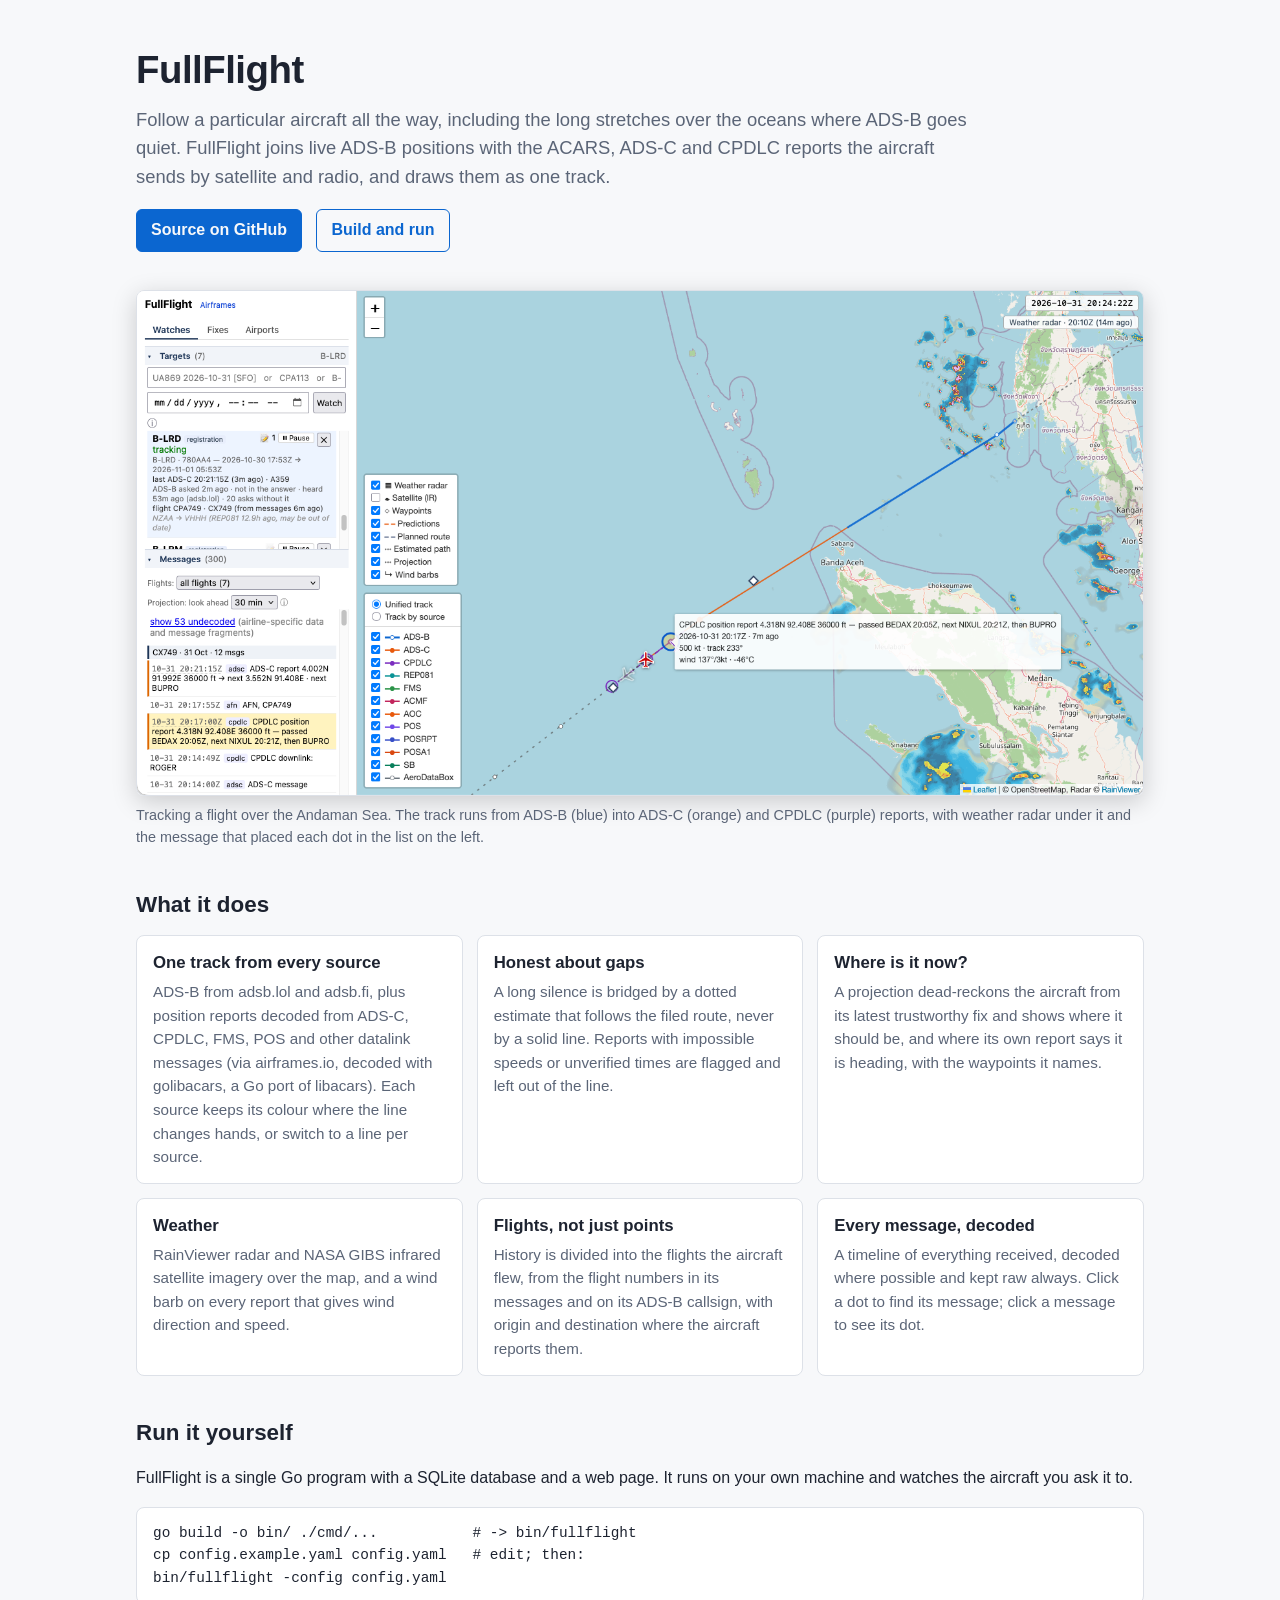
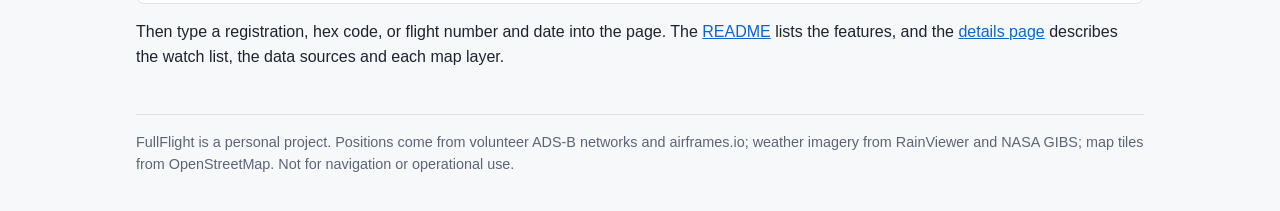
<file: docs/index.html>
<!doctype html>
<html lang="en">
<head>
<meta charset="utf-8">
<meta name="viewport" content="width=device-width, initial-scale=1">
<title>FullFlight</title>
<meta name="description" content="A self-hosted tracker that follows specific aircraft by combining live ADS-B positions with ACARS, ADS-C and CPDLC datalink messages, so a flight stays on the map over the oceans.">
<meta property="og:title" content="FullFlight">
<meta property="og:description" content="Follow an aircraft by ADS-B and by the datalink reports it sends where ADS-B cannot see it.">
<meta property="og:image" content="screenshot.png">
<style>
  :root {
    --bg: #f7f8fa; --fg: #1d2330; --muted: #5b6577; --card: #fff; --line: #dde1e8; --accent: #0b66d0;
  }
  @media (prefers-color-scheme: dark) {
    :root { --bg: #12161d; --fg: #e6e9ef; --muted: #9aa4b5; --card: #1a2029; --line: #2b3340; --accent: #6aa8f5; }
  }
  * { box-sizing: border-box; }
  body { margin: 0; background: var(--bg); color: var(--fg); font: 16px/1.55 -apple-system, BlinkMacSystemFont, "Segoe UI", Roboto, Helvetica, Arial, sans-serif; }
  a { color: var(--accent); }
  .wrap { max-width: 1040px; margin: 0 auto; padding: 0 16px; }
  header { padding: 40px 0 8px; }
  h1 { font-size: 2.4rem; margin: 0 0 6px; letter-spacing: -.5px; }
  .lede { font-size: 1.15rem; color: var(--muted); max-width: 46em; margin: 0 0 18px; }
  .links a { display: inline-block; margin: 0 10px 8px 0; padding: 8px 14px; border: 1px solid var(--accent); border-radius: 6px; text-decoration: none; font-weight: 600; }
  .links a.primary { background: var(--accent); color: var(--bg); }
  .shot { margin: 22px 0 8px; }
  .shot img { display: block; width: 100%; height: auto; border: 1px solid var(--line); border-radius: 8px; box-shadow: 0 6px 24px rgba(0,0,0,.18); }
  .shot figcaption { color: var(--muted); font-size: .9rem; margin-top: 8px; }
  h2 { margin: 40px 0 12px; font-size: 1.4rem; }
  .grid { display: grid; grid-template-columns: repeat(auto-fit, minmax(280px, 1fr)); gap: 14px; }
  .card { background: var(--card); border: 1px solid var(--line); border-radius: 8px; padding: 14px 16px; }
  .card h3 { margin: 0 0 4px; font-size: 1.05rem; }
  .card p { margin: 0; color: var(--muted); font-size: .95rem; }
  pre { background: var(--card); border: 1px solid var(--line); border-radius: 8px; padding: 14px 16px; overflow-x: auto; font-size: .9rem; }
  footer { margin: 44px 0 36px; padding-top: 16px; border-top: 1px solid var(--line); color: var(--muted); font-size: .9rem; }
</style>
</head>
<body>
<div class="wrap">
  <header>
    <h1>FullFlight</h1>
    <p class="lede">Follow a particular aircraft all the way, including the long stretches over the oceans where ADS-B goes quiet. FullFlight joins live ADS-B positions with the ACARS, ADS-C and CPDLC reports the aircraft sends by satellite and radio, and draws them as one track.</p>
    <div class="links">
      <a class="primary" href="https://github.com/avanha/FullFlight">Source on GitHub</a>
      <a href="https://github.com/avanha/FullFlight#build-and-run">Build and run</a>
    </div>
  </header>

  <figure class="shot">
    <img src="screenshot.png" alt="FullFlight tracking an Airbus A359 over the Andaman Sea: a unified track changing from ADS-B blue to ADS-C orange and CPDLC purple, a hovered CPDLC position report, weather radar, and the legend and message list.">
    <figcaption>Tracking a flight over the Andaman Sea. The track runs from ADS-B (blue) into ADS-C (orange) and CPDLC (purple) reports, with weather radar under it and the message that placed each dot in the list on the left.</figcaption>
  </figure>

  <h2>What it does</h2>
  <div class="grid">
    <div class="card"><h3>One track from every source</h3><p>ADS-B from adsb.lol and adsb.fi, plus position reports decoded from ADS-C, CPDLC, FMS, POS and other datalink messages (via airframes.io, decoded with golibacars, a Go port of libacars). Each source keeps its colour where the line changes hands, or switch to a line per source.</p></div>
    <div class="card"><h3>Honest about gaps</h3><p>A long silence is bridged by a dotted estimate that follows the filed route, never by a solid line. Reports with impossible speeds or unverified times are flagged and left out of the line.</p></div>
    <div class="card"><h3>Where is it now?</h3><p>A projection dead-reckons the aircraft from its latest trustworthy fix and shows where it should be, and where its own report says it is heading, with the waypoints it names.</p></div>
    <div class="card"><h3>Weather</h3><p>RainViewer radar and NASA GIBS infrared satellite imagery over the map, and a wind barb on every report that gives wind direction and speed.</p></div>
    <div class="card"><h3>Flights, not just points</h3><p>History is divided into the flights the aircraft flew, from the flight numbers in its messages and on its ADS-B callsign, with origin and destination where the aircraft reports them.</p></div>
    <div class="card"><h3>Every message, decoded</h3><p>A timeline of everything received, decoded where possible and kept raw always. Click a dot to find its message; click a message to see its dot.</p></div>
  </div>

  <h2>Run it yourself</h2>
  <p>FullFlight is a single Go program with a SQLite database and a web page. It runs on your own machine and watches the aircraft you ask it to.</p>
<pre>go build -o bin/ ./cmd/...           # -> bin/fullflight
cp config.example.yaml config.yaml   # edit; then:
bin/fullflight -config config.yaml</pre>
  <p>Then type a registration, hex code, or flight number and date into the page. The <a href="https://github.com/avanha/FullFlight#readme">README</a> lists the features, and the <a href="https://github.com/avanha/FullFlight/blob/main/docs/details.md">details page</a> describes the watch list, the data sources and each map layer.</p>

  <footer>
    FullFlight is a personal project. Positions come from volunteer ADS-B networks and airframes.io; weather imagery from RainViewer and NASA GIBS; map tiles from OpenStreetMap. Not for navigation or operational use.
  </footer>
</div>
</body>
</html>
</file>
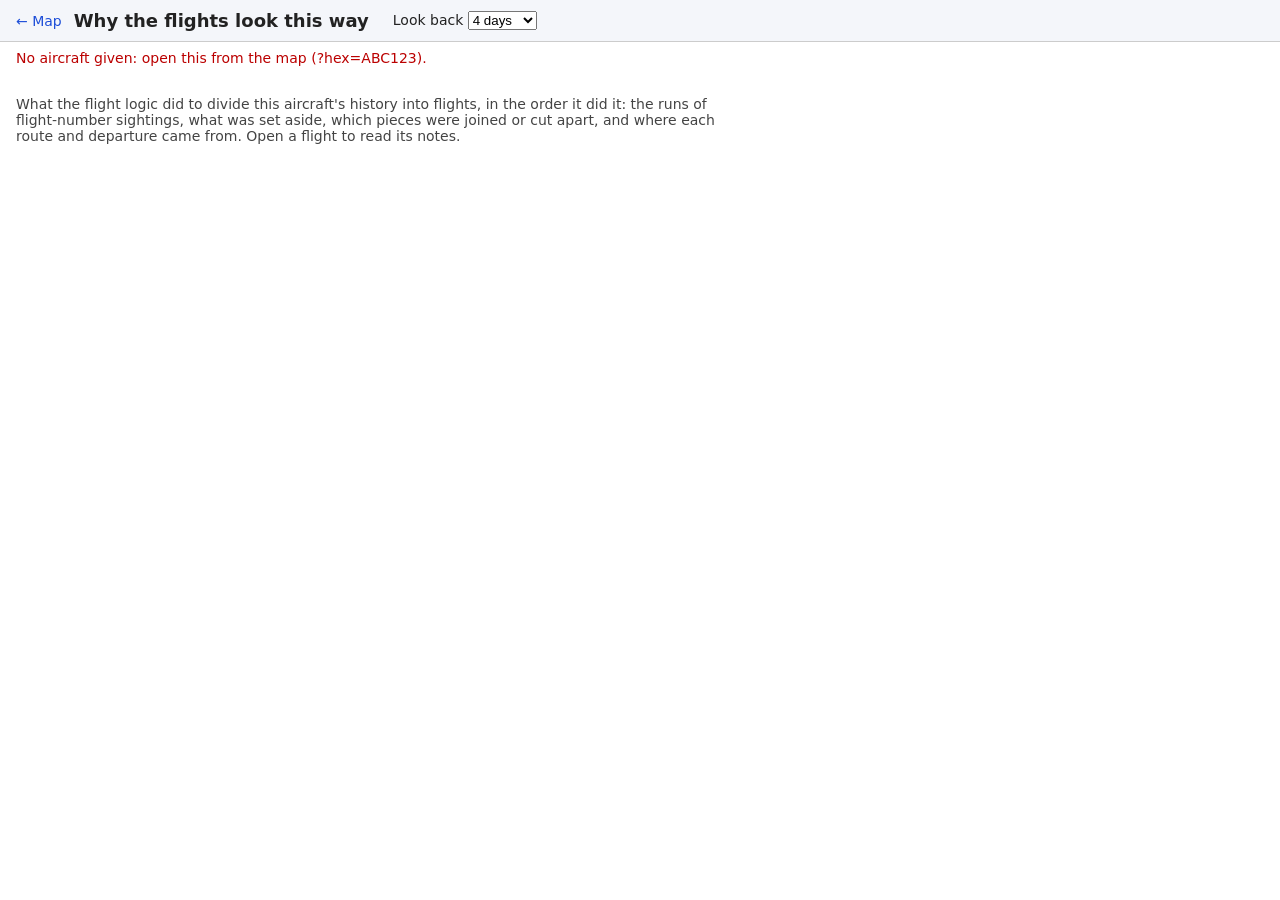
<file: internal/server/static/explain.html>
<!doctype html>
<html lang="en">
<head>
<meta charset="utf-8">
<meta name="viewport" content="width=device-width, initial-scale=1">
<title>Why the flights look this way</title>
<style>
  body { margin: 0; font: 14px system-ui, sans-serif; color: #222; }
  header { display: flex; flex-wrap: wrap; gap: 12px; align-items: center; padding: 10px 16px; border-bottom: 1px solid #ccc; background: #f4f6fa; }
  header h2 { margin: 0; font-size: 18px; }
  header a { color: #1d4ed8; text-decoration: none; }
  #err { color: #b00; margin: 8px 16px; }
  #err:empty { display: none; }
  main { padding: 8px 16px 32px; max-width: 1100px; }
  .lead { color: #444; max-width: 80ch; }
  #empty { color: #777; padding: 16px 0; }
  details { border: 1px solid #ddd; border-radius: 4px; margin: 8px 0; }
  details.want { border-color: #1d4ed8; box-shadow: 0 0 0 2px #dbe6ff; }
  summary { padding: 8px 10px; cursor: pointer; background: #fafafa; }
  summary b { font-size: 15px; }
  summary .sub { display: block; color: #555; font-size: 12px; margin-top: 2px; }
  summary .last { color: #1d4ed8; font-size: 12px; margin-left: 6px; }
  table { border-collapse: collapse; width: 100%; }
  th { text-align: left; font-size: 12px; color: #555; padding: 4px 10px; border-bottom: 2px solid #ccc; white-space: nowrap; }
  td { padding: 4px 10px; border-bottom: 1px solid #eee; vertical-align: top; }
  td.when, td.rule { font-family: ui-monospace, monospace; font-size: 12px; white-space: nowrap; }
  td.stage { color: #666; white-space: nowrap; }
  .none { padding: 6px 10px; color: #777; }
  h3 { font-size: 15px; margin: 22px 0 4px; }
</style>
</head>
<body>
<header>
  <a href="/">&larr; Map</a>
  <h2>Why the flights look this way</h2>
  <span id="who"></span>
  <label>Look back <select id="hours">
    <option value="96">4 days</option><option value="168">7 days</option><option value="336">14 days</option><option value="720">30 days</option>
  </select></label>
</header>
<div id="err"></div>
<main>
  <p class="lead">What the flight logic did to divide this aircraft's history into flights, in the order it did it: the runs of flight-number sightings,
    what was set aside, which pieces were joined or cut apart, and where each route and departure came from. Open a flight to read its notes.</p>
  <div id="empty" hidden>No flights in this span.</div>
  <div id="flights"></div>
  <div id="loose" hidden>
    <h3>Notes that belong to no flight</h3>
    <table><tbody id="looserows"></tbody></table>
  </div>
</main>
<script>
// ---- the explain page: GET /api/flights/{hex}/explain, a flight at a time ----
const $ = s => document.querySelector(s);
const params = new URLSearchParams(typeof location === 'undefined' ? '' : location.search);
const hex = (params.get('hex') || '').toUpperCase();
const want = params.get('flight') || '';   // the flight to open (its id), when the map sent us from one

const utc = t => { const d = new Date(t); return `${d.toISOString().slice(5, 10)} ${d.toISOString().slice(11, 16)}Z`; };
const span = (a, b) => (!b || a === b) ? utc(a) : `${utc(a)} to ${utc(b)}`;
function el(tag, cls, text) { const e = document.createElement(tag); if (cls) e.className = cls; if (text !== undefined) e.textContent = text; return e; }

function routeText(f) {
  const from = f.from ? f.from + (f.from_manual ? '*' : f.from_seen ? '~' : '') : '?';
  const to = f.to ? f.to + (f.to_manual ? '*' : '') : '?';
  return `${from} → ${to}`;
}
function noteRows(notes) {
  return notes.map(n => {
    const tr = el('tr');
    tr.append(el('td', 'when', span(n.from, n.to)), el('td', 'stage', n.stage), el('td', 'rule', n.rule), el('td', 'detail', n.detail));
    return tr;
  });
}
function card(f, open) {
  const d = el('details', open && want ? 'want' : '');
  d.open = open;
  const s = el('summary');
  const name = [f.flight || 'unidentified flight', f.callsign && f.callsign !== f.flight ? f.callsign : ''].filter(Boolean).join(' · ');
  const b = el('b', '', name);
  s.append(b, document.createTextNode(`  ${routeText(f)}`));
  if (f.latest) s.append(el('span', 'last', 'latest'));
  const bits = [span(f.start, f.end), `${f.messages} messages`, `${f.positions} positions`];
  if (f.departed) bits.push(`left ${utc(f.departed)} (${f.departed_how})`);
  if (f.route_source) bits.push(`route from ${f.route_source}`);
  s.append(el('span', 'sub', bits.join(' · ')));
  d.append(s);
  const why = f.why || [];
  if (!why.length) d.append(el('div', 'none', 'Nothing was done to this flight: it is one run of sightings.'));
  else {
    const t = el('table'), body = el('tbody');
    body.append(...noteRows(why));
    t.append(body);
    d.append(t);
  }
  return d;
}

async function load() {
  $('#err').textContent = '';
  if (!hex) { $('#err').textContent = 'No aircraft given: open this from the map (?hex=ABC123).'; return; }
  $('#who').textContent = hex;
  let ex;
  try {
    const r = await fetch(`/api/flights/${hex}/explain?hours=${$('#hours').value}`);
    const j = await r.json();
    if (!r.ok) throw new Error(j.error || r.statusText);
    ex = j;
  } catch (e) { $('#err').textContent = e.message; return; }
  const flights = (ex.flights || []).slice().reverse();   // the newest first
  const cards = flights.map(f => card(f, !want || f.id === want));
  $('#flights').replaceChildren(...cards);
  $('#empty').hidden = flights.length > 0;
  const loose = ex.unplaced || [];
  $('#loose').hidden = !loose.length;
  $('#looserows').replaceChildren(...noteRows(loose));
  const hit = cards.find((c, i) => flights[i].id === want);
  if (hit && hit.scrollIntoView) hit.scrollIntoView({block: 'start'});
}
$('#hours').onchange = load;
load();
</script>
</body>
</html>
</file>
